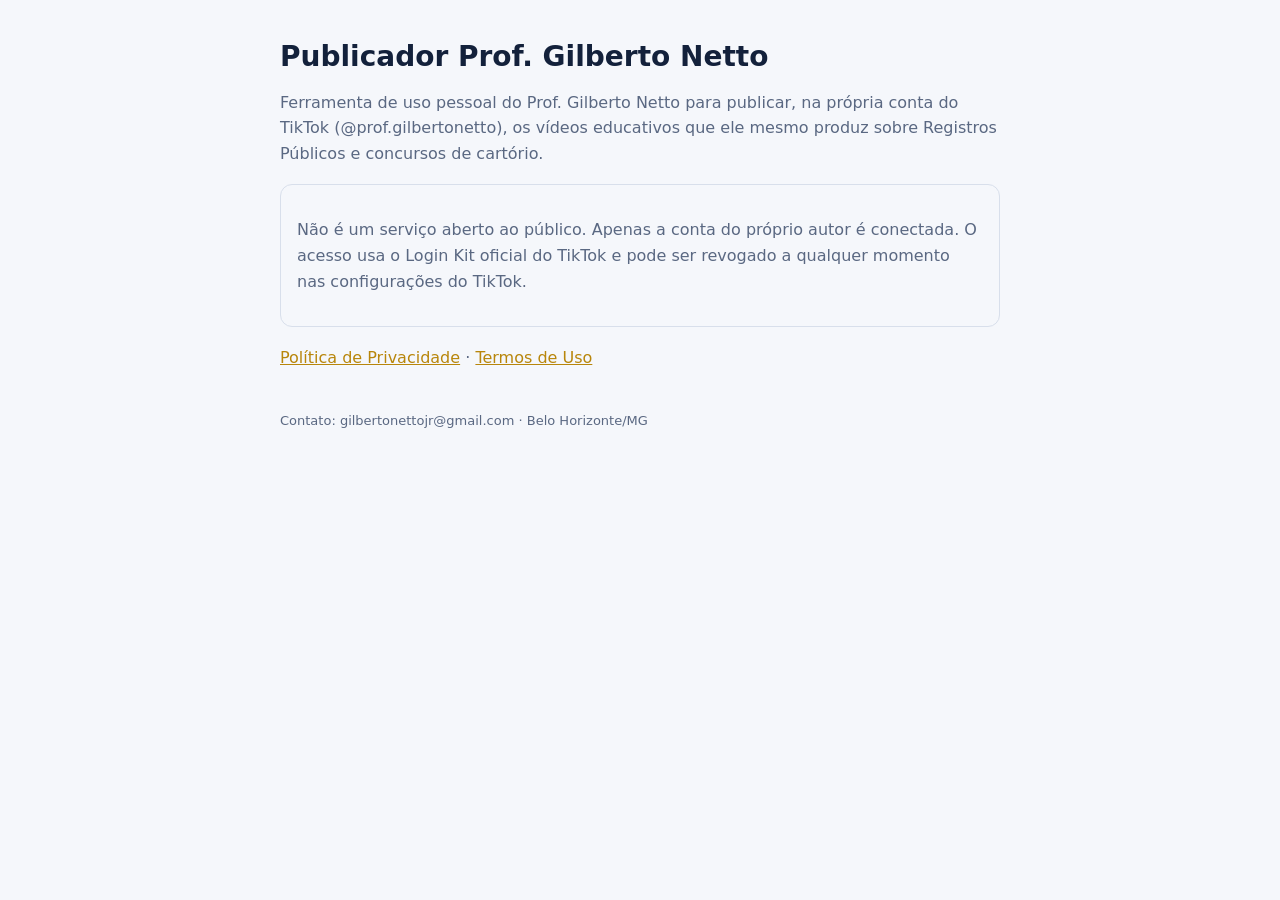
<file: index.html>
<!doctype html><html lang="pt-BR"><head><meta charset="utf-8"><meta name="viewport" content="width=device-width,initial-scale=1"><title>Publicador Prof. Gilberto Netto</title><link rel="stylesheet" href="base.css"></head><body><main>
<h1>Publicador Prof. Gilberto Netto</h1>
<p>Ferramenta de uso pessoal do Prof. Gilberto Netto para publicar, na própria conta do TikTok (@prof.gilbertonetto), os vídeos educativos que ele mesmo produz sobre Registros Públicos e concursos de cartório.</p>
<div class="box"><p>Não é um serviço aberto ao público. Apenas a conta do próprio autor é conectada. O acesso usa o Login Kit oficial do TikTok e pode ser revogado a qualquer momento nas configurações do TikTok.</p></div>
<p><a href="privacidade.html">Política de Privacidade</a> · <a href="termos.html">Termos de Uso</a></p>
<footer>Contato: gilbertonettojr@gmail.com · Belo Horizonte/MG</footer>
</main></body></html>
</file>
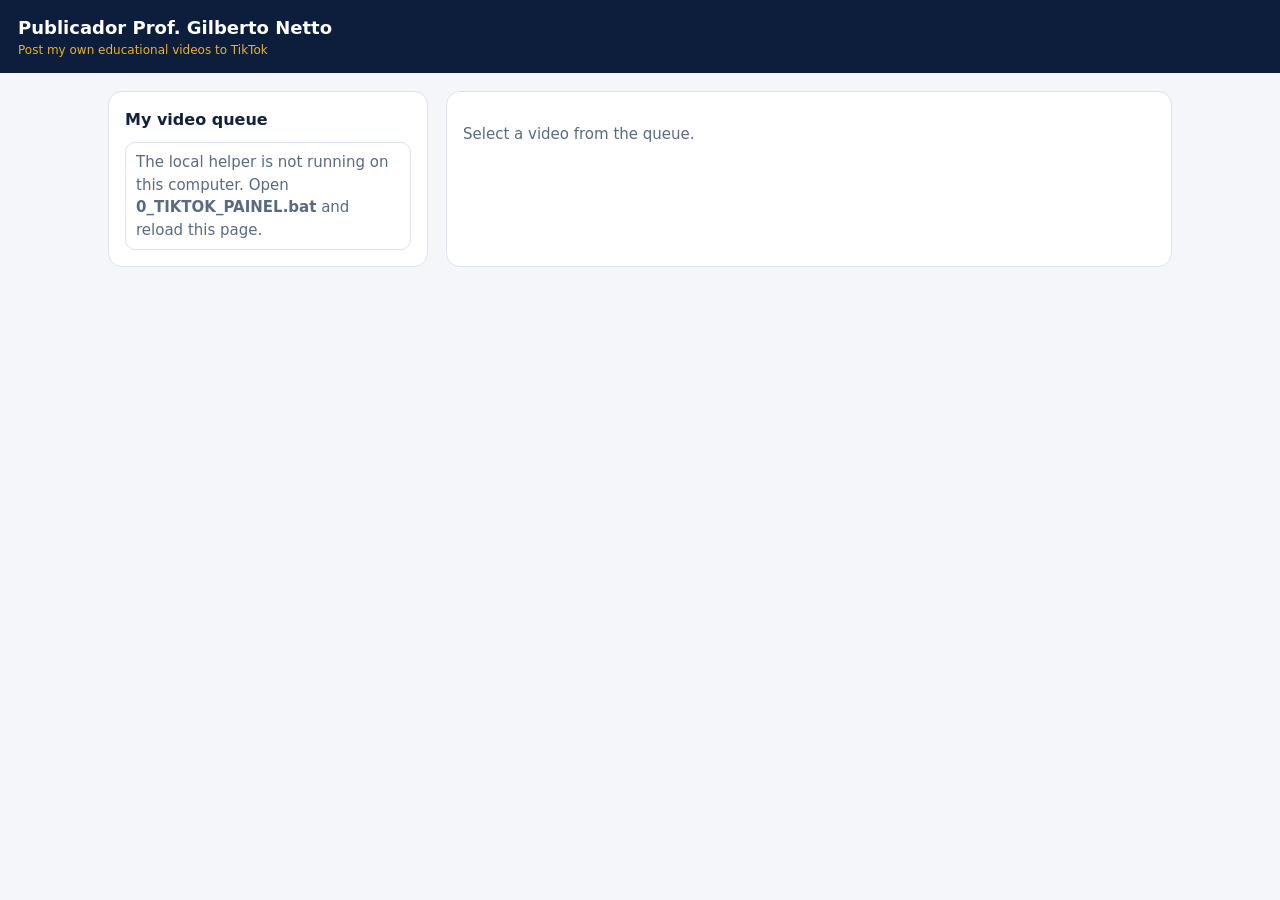
<file: app.html>
<!doctype html><html lang="en"><head><meta charset="utf-8"><meta name="viewport" content="width=device-width,initial-scale=1">
<title>Publicador Prof. Gilberto Netto · Post to TikTok</title>
<style>
:root{--bg:#f4f6fa;--card:#fff;--ink:#14213b;--muted:#5b6a83;--line:#dde3ec;--acc:#fe2c55;--navy:#0c1e3c;--gold:#e9b228;--ok:#0f9d6b;--warn:#b7791f}
@media (prefers-color-scheme:dark){:root{--bg:#0b1220;--card:#121c31;--ink:#eef2f9;--muted:#9fb0c8;--line:#24324f}}
*{box-sizing:border-box}body{margin:0;background:var(--bg);color:var(--ink);font:15px/1.5 system-ui,-apple-system,"Segoe UI",sans-serif}
header{background:var(--navy);color:#fff;padding:14px 18px;display:flex;align-items:center;justify-content:space-between;gap:12px;flex-wrap:wrap}
header h1{font-size:18px;margin:0}header small{color:var(--gold);display:block;font-size:12px}
.acct{display:flex;align-items:center;gap:10px}.acct img{width:36px;height:36px;border-radius:50%;border:2px solid var(--gold)}
main{max-width:1100px;margin:0 auto;padding:18px;display:grid;grid-template-columns:320px 1fr;gap:18px}
@media (max-width:820px){main{grid-template-columns:1fr}}
.box{background:var(--card);border:1px solid var(--line);border-radius:14px;padding:16px;min-width:0}
h2{font-size:16px;margin:0 0 10px}
ul.q{list-style:none;margin:0;padding:0;display:flex;flex-direction:column;gap:6px;max-height:70vh;overflow:auto}
ul.q li{border:1px solid var(--line);border-radius:10px;padding:8px 10px;cursor:pointer}
ul.q li.sel{border-color:var(--acc);box-shadow:0 0 0 2px rgba(254,44,85,.15)}
ul.q .t{font-weight:600;font-size:13.5px;display:block;white-space:nowrap;overflow:hidden;text-overflow:ellipsis}
ul.q .m{font-size:12px;color:var(--muted);display:flex;justify-content:space-between;gap:6px}
.badge{font-size:11px;font-weight:700;border-radius:99px;padding:1px 8px}
.b-sent{background:rgba(15,157,107,.15);color:var(--ok)}.b-appr{background:rgba(233,178,40,.2);color:var(--warn)}.b-pend{background:var(--line);color:var(--muted)}
.comp{display:grid;grid-template-columns:240px 1fr;gap:18px}@media (max-width:620px){.comp{grid-template-columns:1fr}}
video{width:100%;border-radius:12px;background:#000;aspect-ratio:9/16}
label.f{display:block;font-weight:600;margin:12px 0 4px}
textarea,select{width:100%;font:inherit;color:var(--ink);background:var(--card);border:1px solid var(--line);border-radius:10px;padding:9px}
.cnt{font-size:12px;color:var(--muted);text-align:right}
.chk{display:flex;gap:16px;flex-wrap:wrap}.chk label{display:flex;gap:6px;align-items:center}
.chk label.dis{opacity:.45}
.tog{display:flex;align-items:center;justify-content:space-between;gap:10px;margin-top:14px;font-weight:600}
.sub{margin:8px 0 0 4px;display:flex;flex-direction:column;gap:6px}.sub[hidden]{display:none}
.hint{font-size:13px;color:var(--muted);margin:6px 0 0}
.decl{font-size:13px;color:var(--muted);margin:14px 0 10px}
.decl a{color:var(--acc)}
.btns{display:flex;gap:10px;flex-wrap:wrap}
button{font:inherit;font-weight:700;border:0;border-radius:10px;padding:11px 16px;cursor:pointer}
button.pri{background:var(--acc);color:#fff}button.sec{background:var(--navy);color:#fff}button.ghost{background:transparent;color:inherit;border:1px solid rgba(255,255,255,.4)}
button:disabled{opacity:.4;cursor:not-allowed}
.note{margin-top:12px;padding:10px 12px;border-radius:10px;background:rgba(233,178,40,.14);font-size:14px}
.err{background:rgba(254,44,85,.12)}
.empty{color:var(--muted)}
</style></head><body>
<header><div><h1>Publicador Prof. Gilberto Netto</h1><small>Post my own educational videos to TikTok</small></div>
<div class="acct" id="acct"></div></header>
<main>
<section class="box"><h2>My video queue</h2><ul class="q" id="fila"><li class="empty">Loading…</li></ul></section>
<section class="box" id="painel"><p class="empty">Select a video from the queue.</p></section>
</main>
<script>
const API="http://127.0.0.1:8765", H={"X-Painel":"1"}; let EST=null, FILA=[], SEL=null;
const PRIV={PUBLIC_TO_EVERYONE:"Everyone",MUTUAL_FOLLOW_FRIENDS:"Friends",FOLLOWER_OF_CREATOR:"Followers",SELF_ONLY:"Only me"};
const $=s=>document.querySelector(s), esc=t=>String(t??"").replace(/[&<>"]/g,c=>({"&":"&amp;","<":"&lt;",">":"&gt;",'"':"&quot;"}[c]));
async function get(p){const r=await fetch(API+p,{headers:H});const j=await r.json();if(!r.ok)throw new Error(j.erro||r.status);return j}
async function post(p,b){const r=await fetch(API+p,{method:"POST",headers:{...H,"Content-Type":"application/json"},body:JSON.stringify(b)});const j=await r.json();if(!r.ok)throw new Error(j.erro||r.status);return j}
async function login(){const {url}=await get("/api/login-url");location.href=url}
async function init(){
  const q=new URLSearchParams(location.search);
  try{ if(q.get("code")){await post("/api/login",{code:q.get("code"),state:q.get("state")});history.replaceState(null,"",location.pathname)}
       EST=await get("/api/estado"); }
  catch(e){$("#acct").innerHTML="";$("#fila").innerHTML='<li class="empty">The local helper is not running on this computer. Open <b>0_TIKTOK_PAINEL.bat</b> and reload this page.</li>';return}
  if(!EST.conectado){$("#acct").innerHTML='<button class="pri" id="lg">Connect TikTok account</button>';$("#lg").onclick=login;$("#fila").innerHTML='<li class="empty">Connect your TikTok account to continue.</li>';return}
  const c=EST.creator;
  $("#acct").innerHTML=`<img alt="" src="${esc(c.creator_avatar_url||EST.user.avatar_url)}"><div><small>Posting to</small><b>${esc(c.creator_nickname||EST.user.display_name)}</b> <span style="opacity:.7">@${esc(c.creator_username||"")}</span></div><button class="ghost" id="sair">Disconnect</button>`;
  $("#sair").onclick=async()=>{await post("/api/sair",{});location.reload()};
  await carregar();
}
async function carregar(){FILA=(await get("/api/fila")).itens;
  $("#fila").innerHTML=FILA.map(it=>`<li data-id="${it.id}" class="${SEL==it.id?"sel":""}"><span class="t">${esc(it.legenda.split("\n")[0])}</span><span class="m"><span>${esc(it.id.replace("TT_",""))} · ${esc(it.quando)}</span>${it.enviado?'<span class="badge b-sent">Sent</span>':it.aprovado?'<span class="badge b-appr">Approved</span>':'<span class="badge b-pend">Pending</span>'}</span></li>`).join("");
  document.querySelectorAll("#fila li[data-id]").forEach(li=>li.onclick=()=>abrir(li.dataset.id));}
function abrir(id){SEL=id;document.querySelectorAll("#fila li").forEach(li=>li.classList.toggle("sel",li.dataset.id==id));
  const it=FILA.find(x=>x.id==id), c=EST.creator, opts=c.privacy_level_options||[];
  $("#painel").innerHTML=`<h2>Post to TikTok</h2>
  <div class="comp"><div><video id="vid" src="${API}/video/${encodeURIComponent(id)}" controls playsinline></video><p class="hint" id="dur"></p></div>
  <div>
   <label class="f" for="tit">Title</label><textarea id="tit" rows="7" maxlength="2200">${esc(it.legenda)}</textarea><div class="cnt"><span id="n"></span>/2200</div>
   <label class="f" for="priv">Who can view this video</label>
   <select id="priv"><option value="" selected disabled>Select privacy</option>${opts.map(o=>`<option value="${o}">${PRIV[o]||o}</option>`).join("")}</select>
   <label class="f">Allow users to</label>
   <div class="chk">
    <label class="${c.comment_disabled?"dis":""}" title="${c.comment_disabled?"Comments are turned off in your TikTok settings":""}"><input type="checkbox" id="cm" ${c.comment_disabled?"disabled":""}> Comment</label>
    <label class="${c.duet_disabled?"dis":""}" title="${c.duet_disabled?"Duet is turned off in your TikTok settings":""}"><input type="checkbox" id="du" ${c.duet_disabled?"disabled":""}> Duet</label>
    <label class="${c.stitch_disabled?"dis":""}" title="${c.stitch_disabled?"Stitch is turned off in your TikTok settings":""}"><input type="checkbox" id="st" ${c.stitch_disabled?"disabled":""}> Stitch</label>
   </div>
   <div class="tog"><span>Disclose video content</span><input type="checkbox" id="disc" role="switch"></div>
   <p class="hint">Turn on to disclose that this video promotes goods or services in exchange for something of value.</p>
   <div class="sub" id="discbox" hidden>
     <label><input type="checkbox" id="yb"> Your brand <span class="hint">— you are promoting yourself or your own business.</span></label>
     <label><input type="checkbox" id="bc"> Branded content <span class="hint">— you are promoting another brand or a third party.</span></label>
     <p class="hint" id="lbl"></p>
   </div>
   <p class="decl" id="decl"></p>
   <div class="btns"><button class="pri" id="pub" disabled>Post now</button>${it.enviado?"":`<button class="sec" id="apr" disabled>Approve for ${esc(it.quando)}</button>`}</div>
   <div id="msg"></div>
  </div></div>`;
  const tit=$("#tit"),n=$("#n");const up=()=>n.textContent=tit.value.length;tit.oninput=up;up();
  $("#vid").onloadedmetadata=e=>{const d=Math.round(e.target.duration),mx=c.max_video_post_duration_sec;$("#dur").textContent=`Duration ${d}s`+(mx?` · max allowed ${mx}s`:"");if(mx&&d>mx){$("#dur").style.color="var(--acc)";bad=true;val()}};
  let bad=false;
  ["priv","disc","yb","bc"].forEach(k=>$("#"+k).onchange=val);
  function val(){const disc=$("#disc").checked,yb=$("#yb").checked,bc=$("#bc").checked;$("#discbox").hidden=!disc;
    const so=[...$("#priv").options].find(o=>o.value=="SELF_ONLY");
    if(so){so.disabled=disc&&bc;so.title=so.disabled?"Branded content visibility cannot be set to private.":"";if(so.disabled&&$("#priv").value=="SELF_ONLY")$("#priv").value=""}
    $("#lbl").textContent=disc?(bc?"Your photo/video will be labeled as 'Paid partnership'":yb?"Your photo/video will be labeled as 'Promotional content'":""):"";
    $("#decl").innerHTML=disc&&bc?`By posting, you agree to TikTok's <a href="https://www.tiktok.com/legal/page/global/bc-policy/en" target="_blank">Branded Content Policy</a> and <a href="https://www.tiktok.com/legal/page/global/music-usage-confirmation/en" target="_blank">Music Usage Confirmation</a>.`:`By posting, you agree to TikTok's <a href="https://www.tiktok.com/legal/page/global/music-usage-confirmation/en" target="_blank">Music Usage Confirmation</a>.`;
    const ok=$("#priv").value&&!(disc&&!yb&&!bc)&&!bad;["pub","apr"].forEach(b=>{const e=$("#"+b);if(e){e.disabled=!ok;e.title=(disc&&!yb&&!bc)?"You need to indicate if your content promotes yourself, a third party, or both.":""}})}
  val();
  const cfg=()=>({id,title:tit.value,privacy_level:$("#priv").value,disable_comment:!$("#cm").checked,disable_duet:!$("#du").checked,disable_stitch:!$("#st").checked,brand_organic_toggle:$("#disc").checked&&$("#yb").checked,brand_content_toggle:$("#disc").checked&&$("#bc").checked});
  $("#pub").onclick=async()=>{$("#pub").disabled=true;msg("Uploading your video to TikTok…");
    try{const r=await post("/api/publicar",cfg());msg("Your video was sent. It may take a few minutes for it to be processed and visible on your profile.");poll(r.publish_id);carregar()}catch(e){msg("TikTok could not accept the post: "+e.message,true);$("#pub").disabled=false}};
  if($("#apr"))$("#apr").onclick=async()=>{try{await post("/api/aprovar",cfg());msg(`Approved. It will be posted with these settings at ${it.quando}.`);carregar()}catch(e){msg(e.message,true)}};
}
function msg(t,e){$("#msg").innerHTML=`<div class="note ${e?"err":""}">${esc(t)}</div>`}
async function poll(pid){for(let i=0;i<40;i++){await new Promise(r=>setTimeout(r,6000));try{const s=await get("/api/status/"+pid);
  if(s.status=="PUBLISH_COMPLETE"){msg("Posted! Your video is now on your TikTok profile.");return}
  if(s.status=="FAILED"){msg("TikTok reported a problem: "+(s.fail_reason||"failed"),true);return}
  msg("Processing on TikTok… ("+(s.status||"")+")")}catch(e){}}}
init();
</script></body></html>
</file>
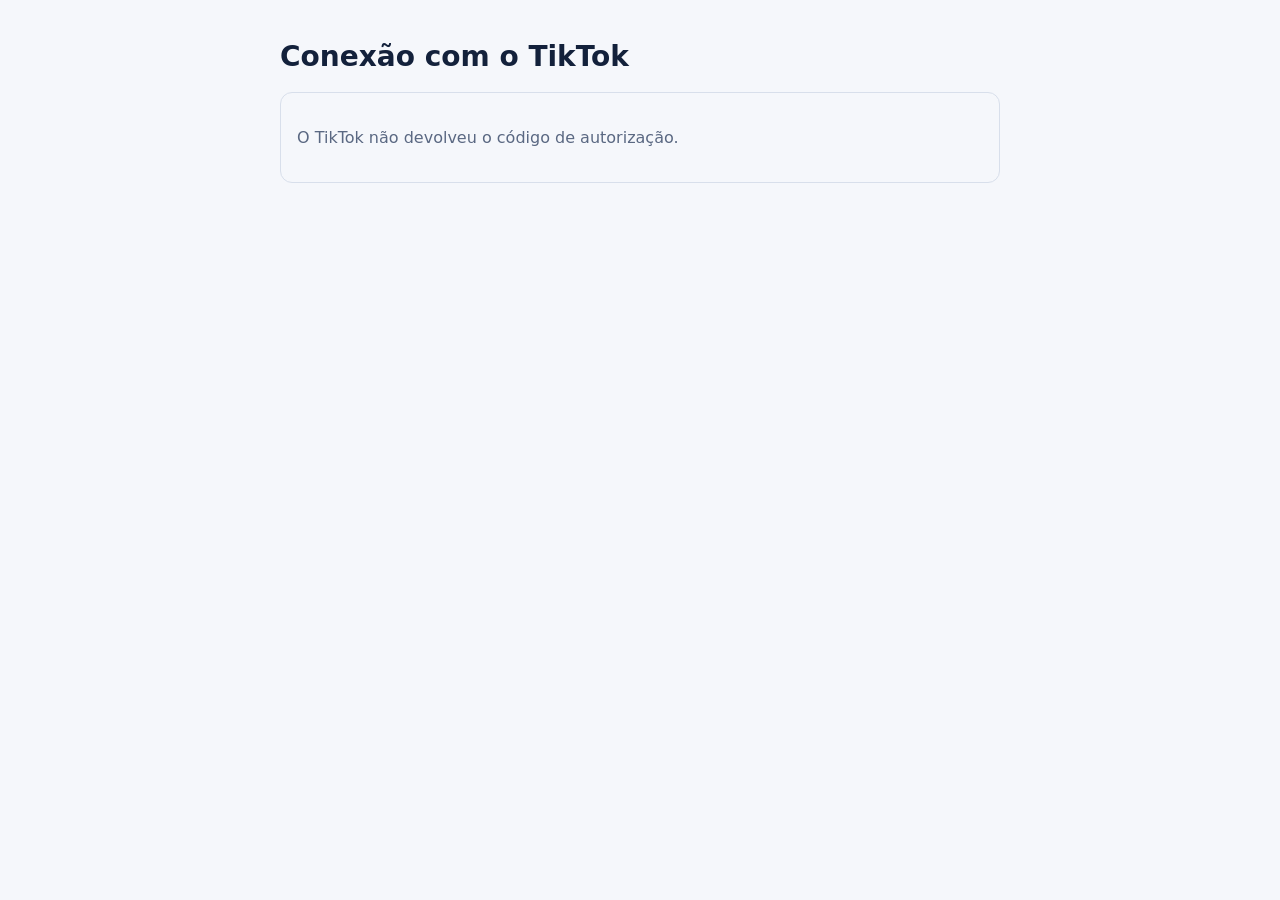
<file: callback.html>
<!doctype html><html lang="pt-BR"><head><meta charset="utf-8"><meta name="viewport" content="width=device-width,initial-scale=1"><title>Conexão com o TikTok · Publicador Prof. Gilberto Netto</title><link rel="stylesheet" href="base.css"></head><body><main>
<h1>Conexão com o TikTok</h1>
<div class="box" id="ok" hidden><p>Autorização recebida. Copie o código abaixo e cole na janela preta do programa no seu computador.</p><p><code id="code"></code></p><button id="copiar" type="button">Copiar código</button></div>
<div class="box" id="erro" hidden><p>O TikTok não devolveu o código de autorização.</p><p id="msg"></p></div>
<script>
var q=new URLSearchParams(location.search),c=q.get("code");
if(c&&(q.get("state")||"").indexOf("painel-")===0){location.replace("http://127.0.0.1:8765/app?code="+encodeURIComponent(c)+"&state="+encodeURIComponent(q.get("state")));}
if(c){document.getElementById("ok").hidden=false;document.getElementById("code").textContent=c;
document.getElementById("copiar").onclick=function(){navigator.clipboard.writeText(c).then(function(){document.getElementById("copiar").textContent="Copiado"})};}
else{document.getElementById("erro").hidden=false;document.getElementById("msg").textContent=(q.get("error")||"")+" "+(q.get("error_description")||"");}
</script>
</main></body></html>
</file>
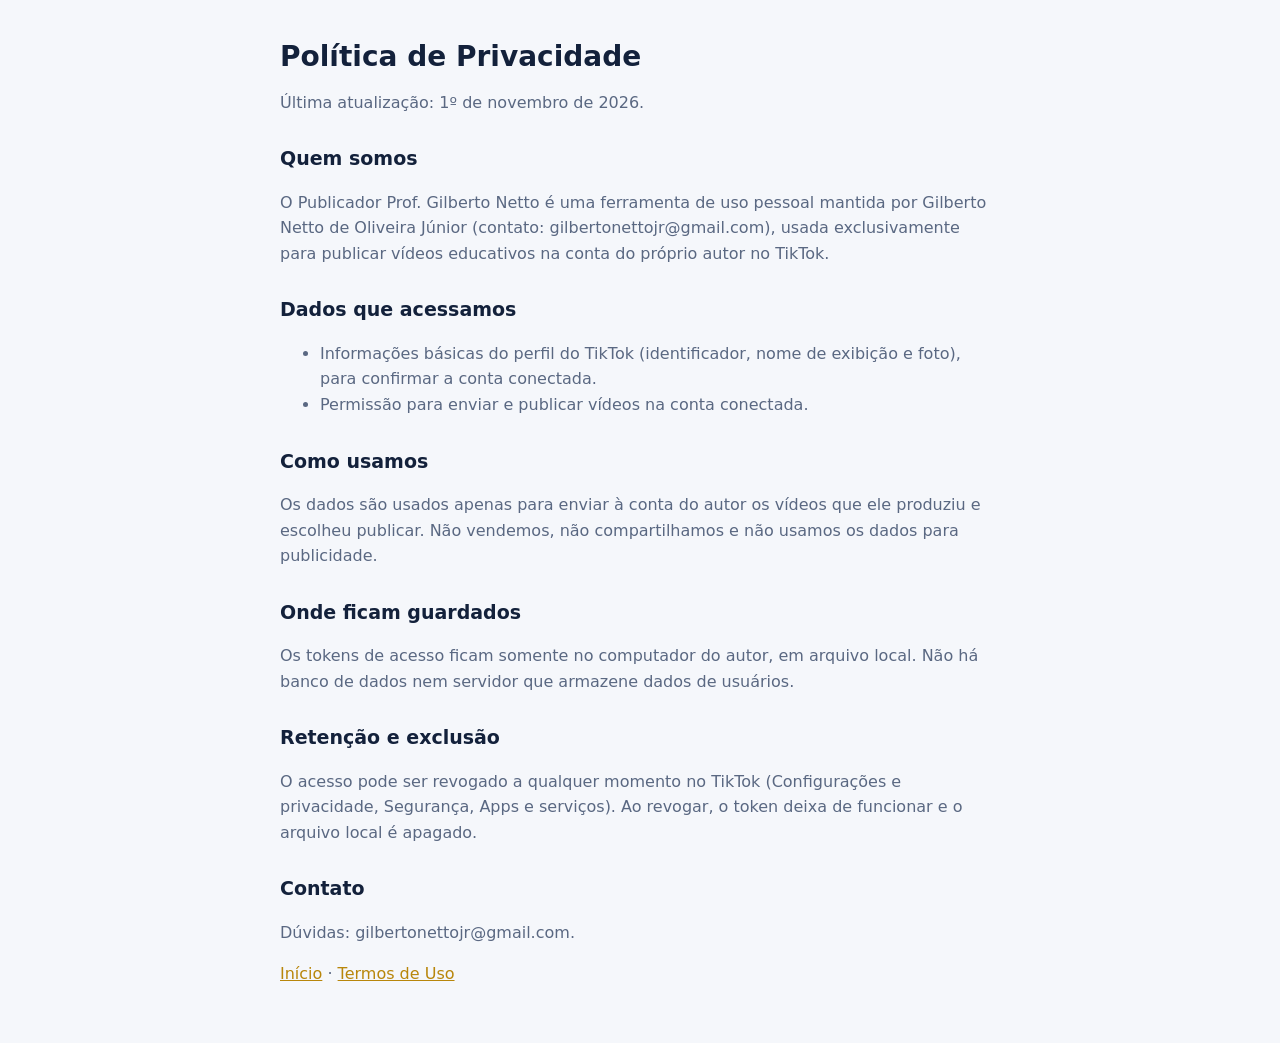
<file: privacidade.html>
<!doctype html><html lang="pt-BR"><head><meta charset="utf-8"><meta name="viewport" content="width=device-width,initial-scale=1"><title>Política de Privacidade · Publicador Prof. Gilberto Netto</title><link rel="stylesheet" href="base.css"></head><body><main>
<h1>Política de Privacidade</h1>
<p>Última atualização: 1º de novembro de 2026.</p>
<h2>Quem somos</h2>
<p>O Publicador Prof. Gilberto Netto é uma ferramenta de uso pessoal mantida por Gilberto Netto de Oliveira Júnior (contato: gilbertonettojr@gmail.com), usada exclusivamente para publicar vídeos educativos na conta do próprio autor no TikTok.</p>
<h2>Dados que acessamos</h2>
<ul><li>Informações básicas do perfil do TikTok (identificador, nome de exibição e foto), para confirmar a conta conectada.</li><li>Permissão para enviar e publicar vídeos na conta conectada.</li></ul>
<h2>Como usamos</h2>
<p>Os dados são usados apenas para enviar à conta do autor os vídeos que ele produziu e escolheu publicar. Não vendemos, não compartilhamos e não usamos os dados para publicidade.</p>
<h2>Onde ficam guardados</h2>
<p>Os tokens de acesso ficam somente no computador do autor, em arquivo local. Não há banco de dados nem servidor que armazene dados de usuários.</p>
<h2>Retenção e exclusão</h2>
<p>O acesso pode ser revogado a qualquer momento no TikTok (Configurações e privacidade, Segurança, Apps e serviços). Ao revogar, o token deixa de funcionar e o arquivo local é apagado.</p>
<h2>Contato</h2>
<p>Dúvidas: gilbertonettojr@gmail.com.</p>
<p><a href="index.html">Início</a> · <a href="termos.html">Termos de Uso</a></p>
</main></body></html>
</file>
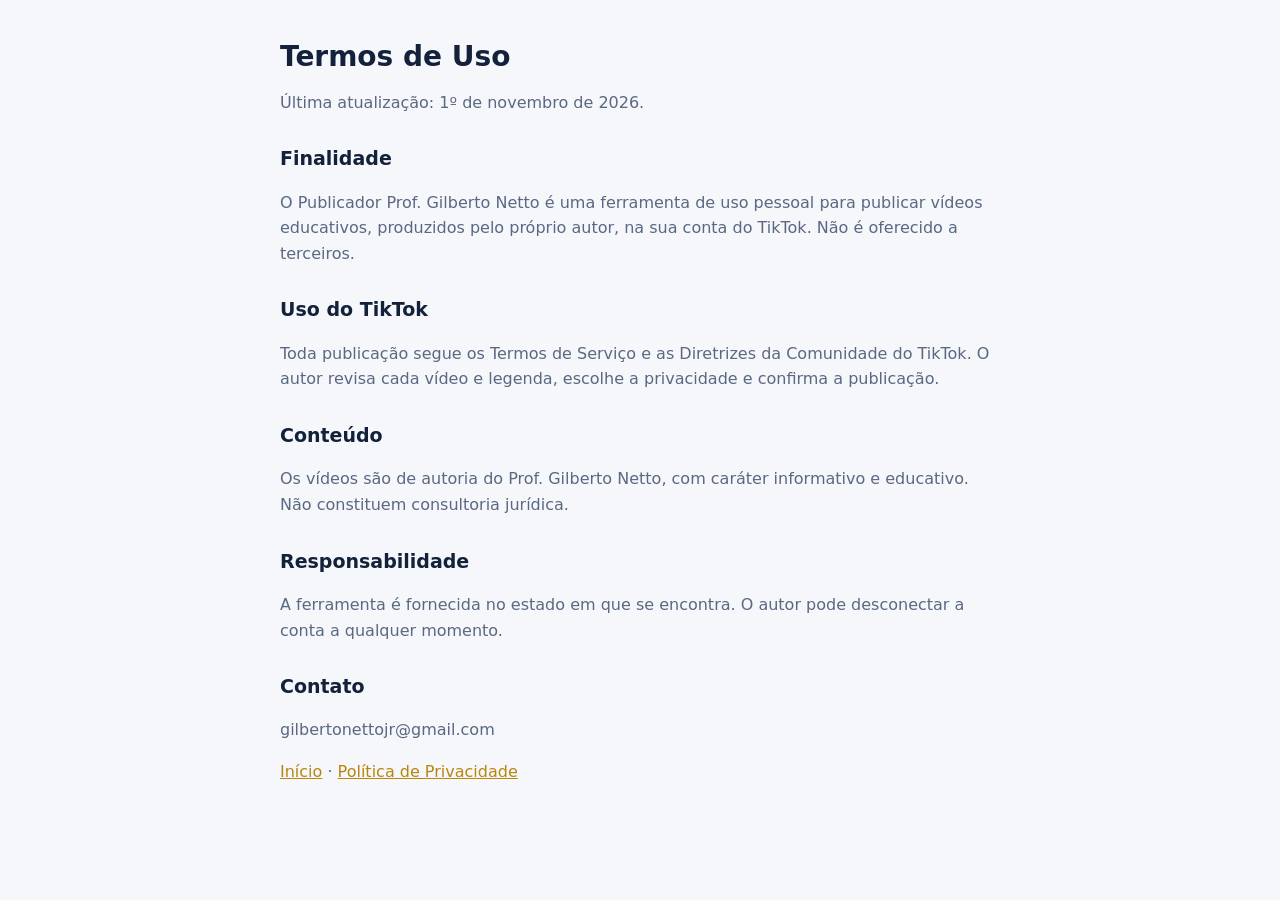
<file: termos.html>
<!doctype html><html lang="pt-BR"><head><meta charset="utf-8"><meta name="viewport" content="width=device-width,initial-scale=1"><title>Termos de Uso · Publicador Prof. Gilberto Netto</title><link rel="stylesheet" href="base.css"></head><body><main>
<h1>Termos de Uso</h1>
<p>Última atualização: 1º de novembro de 2026.</p>
<h2>Finalidade</h2>
<p>O Publicador Prof. Gilberto Netto é uma ferramenta de uso pessoal para publicar vídeos educativos, produzidos pelo próprio autor, na sua conta do TikTok. Não é oferecido a terceiros.</p>
<h2>Uso do TikTok</h2>
<p>Toda publicação segue os Termos de Serviço e as Diretrizes da Comunidade do TikTok. O autor revisa cada vídeo e legenda, escolhe a privacidade e confirma a publicação.</p>
<h2>Conteúdo</h2>
<p>Os vídeos são de autoria do Prof. Gilberto Netto, com caráter informativo e educativo. Não constituem consultoria jurídica.</p>
<h2>Responsabilidade</h2>
<p>A ferramenta é fornecida no estado em que se encontra. O autor pode desconectar a conta a qualquer momento.</p>
<h2>Contato</h2>
<p>gilbertonettojr@gmail.com</p>
<p><a href="index.html">Início</a> · <a href="privacidade.html">Política de Privacidade</a></p>
</main></body></html>
</file>
<file: base.css>
:root{--bg:#f5f7fb;--fg:#13213b;--muted:#5a6882;--line:#d8dfeb;--accent:#b8860b}
@media (prefers-color-scheme:dark){:root{--bg:#0b1220;--fg:#eef2f9;--muted:#9fb0c8;--line:#22314f;--accent:#e9b228}}
body{margin:0;background:var(--bg);color:var(--fg);font:16px/1.6 system-ui,-apple-system,"Segoe UI",sans-serif}
main{max-width:720px;margin:0 auto;padding:40px 18px}
h1{font-size:28px;line-height:1.2;margin:0 0 6px}
h2{font-size:19px;margin:28px 0 6px}
p,li{color:var(--muted)} a{color:var(--accent)}
.box{border:1px solid var(--line);border-radius:12px;padding:16px;margin:18px 0}
code{font-size:15px;word-break:break-all}
button{font:inherit;padding:8px 14px;border:0;border-radius:8px;background:var(--fg);color:var(--bg);cursor:pointer}
footer{margin-top:40px;font-size:13px;color:var(--muted)}
</file>
